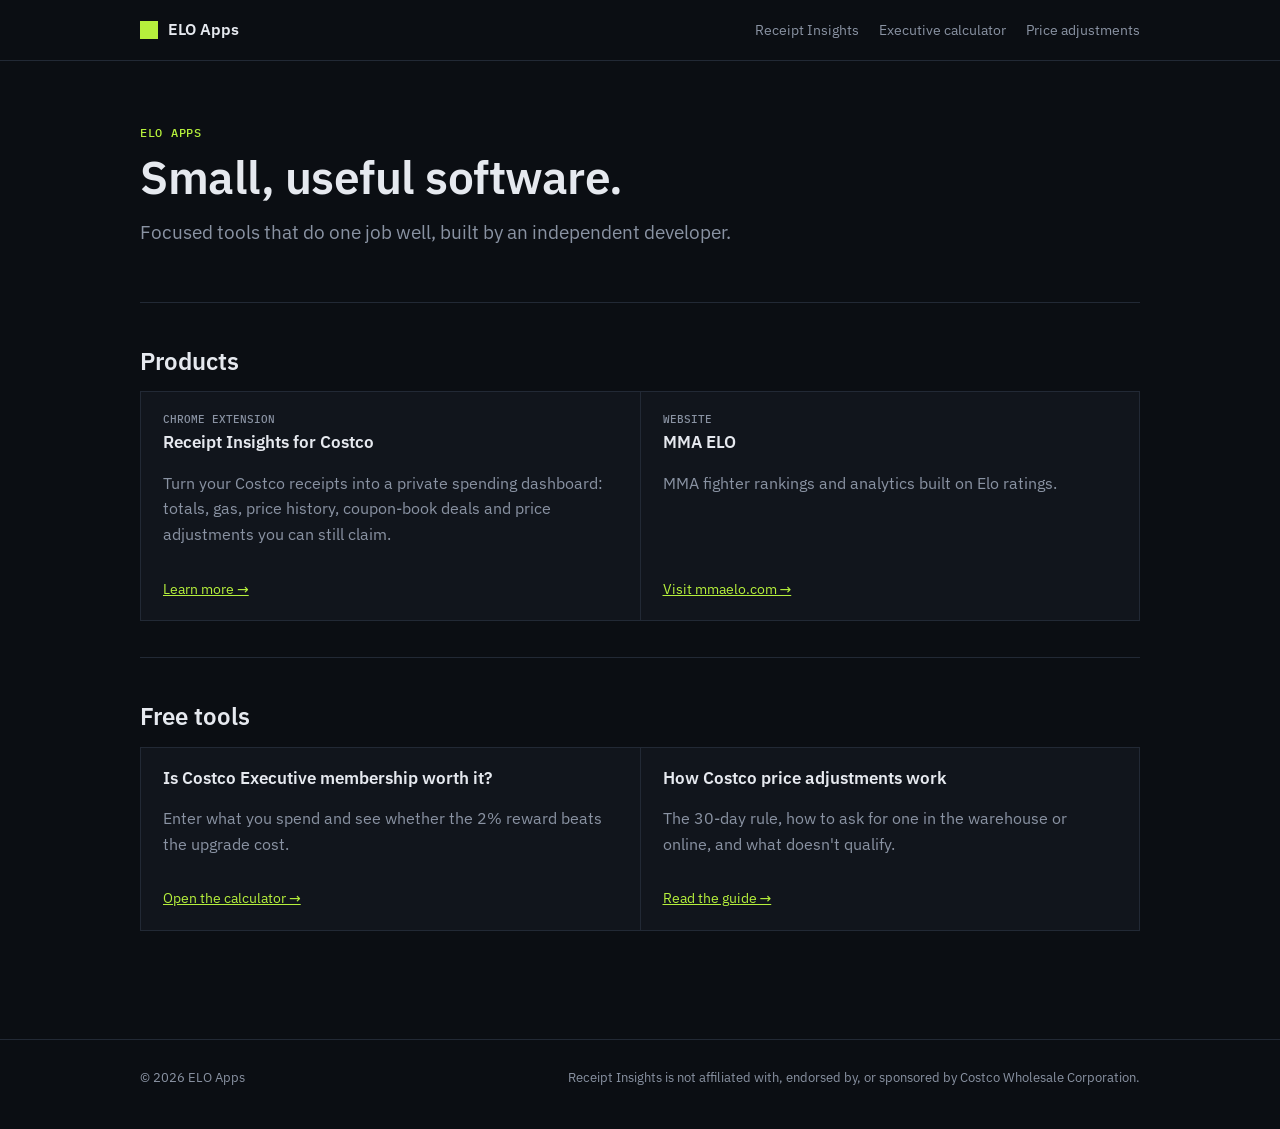
<file: index.html>
<!doctype html>
<html lang="en">
<head>
  <meta charset="utf-8">
  <meta name="viewport" content="width=device-width, initial-scale=1">
  <title>ELO Apps · Small, useful software</title>
  <meta name="description" content="ELO Apps makes small, useful software: Receipt Insights for Costco and MMA ELO.">
  <link rel="canonical" href="https://joshselby.github.io/eloapps/">
  <link rel="stylesheet" href="assets/style.css">
</head>
<body>
  <header class="site-head">
    <div class="wrap">
      <a class="brand" href="./"><span class="brand-mark" aria-hidden="true"></span>ELO Apps</a>
      <nav class="nav">
        <a href="receipt-insights/">Receipt Insights</a>
        <a href="costco-executive-membership-calculator/">Executive calculator</a>
        <a href="costco-price-adjustments/">Price adjustments</a>
      </nav>
    </div>
  </header>

  <main class="wrap">
    <section class="hero">
      <div class="eyebrow">ELO Apps</div>
      <h1>Small, useful software.</h1>
      <p class="lede">Focused tools that do one job well, built by an independent developer.</p>
    </section>

    <section class="section">
      <h2>Products</h2>
      <div class="grid two" style="margin-top:16px">
        <article class="product">
          <span class="tag">CHROME EXTENSION</span>
          <h3>Receipt Insights for Costco</h3>
          <p class="muted">Turn your Costco receipts into a private spending dashboard: totals, gas, price history, coupon-book deals and price adjustments you can still claim.</p>
          <a class="more" href="receipt-insights/">Learn more →</a>
        </article>
        <article class="product">
          <span class="tag">WEBSITE</span>
          <h3>MMA ELO</h3>
          <p class="muted">MMA fighter rankings and analytics built on Elo ratings.</p>
          <a class="more" href="https://mmaelo.com">Visit mmaelo.com →</a>
        </article>
      </div>
    </section>

    <section class="section">
      <h2>Free tools</h2>
      <div class="grid two" style="margin-top:16px">
        <article class="product">
          <h3>Is Costco Executive membership worth it?</h3>
          <p class="muted">Enter what you spend and see whether the 2% reward beats the upgrade cost.</p>
          <a class="more" href="costco-executive-membership-calculator/">Open the calculator →</a>
        </article>
        <article class="product">
          <h3>How Costco price adjustments work</h3>
          <p class="muted">The 30-day rule, how to ask for one in the warehouse or online, and what doesn't qualify.</p>
          <a class="more" href="costco-price-adjustments/">Read the guide →</a>
        </article>
      </div>
    </section>
  </main>

  <footer class="site-foot">
    <div class="wrap">
      <span>© <span data-year></span> ELO Apps</span>
      <span>Receipt Insights is not affiliated with, endorsed by, or sponsored by Costco Wholesale Corporation.</span>
    </div>
  </footer>
  <script src="assets/site.js"></script>
</body>
</html>
</file>
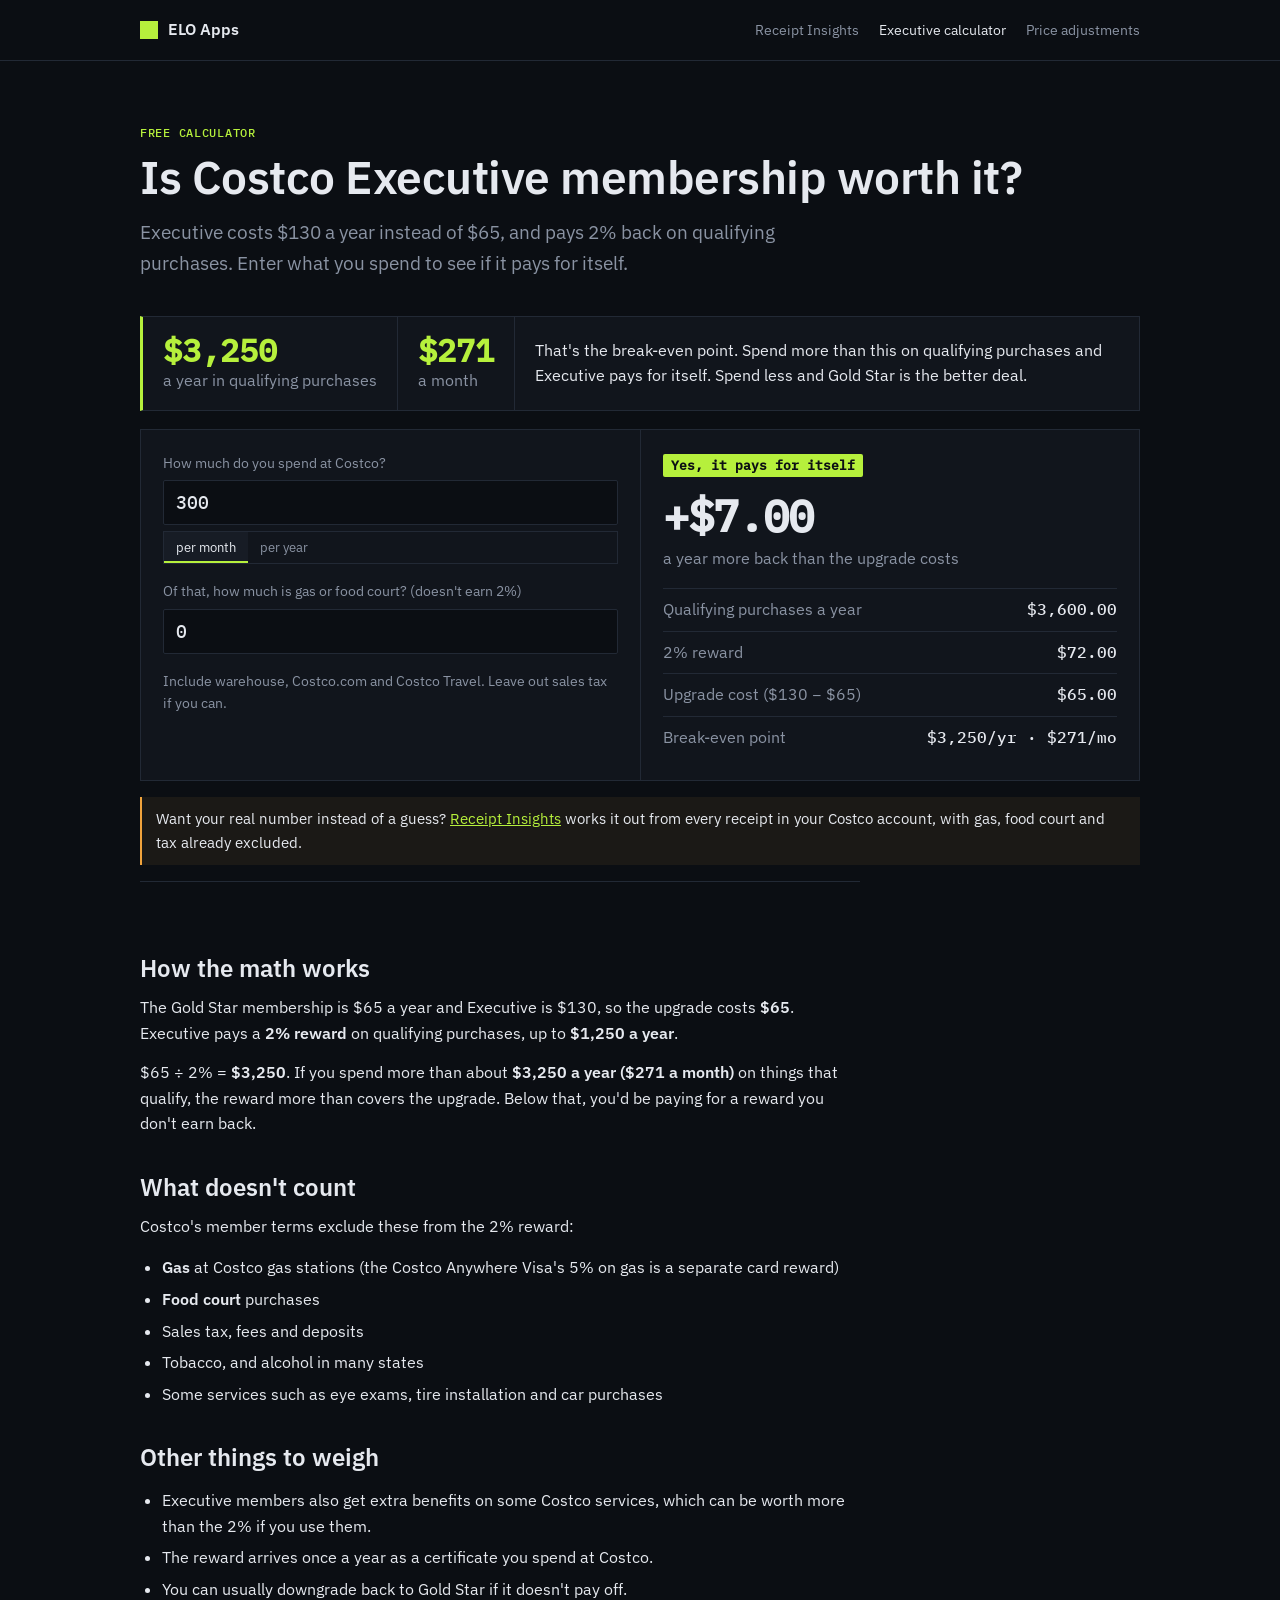
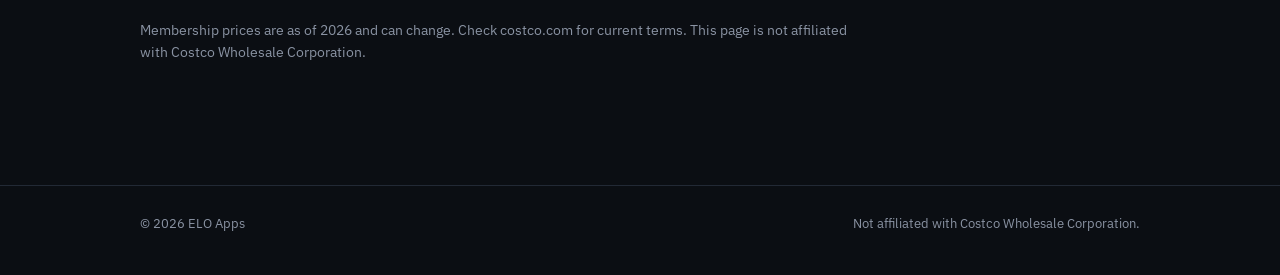
<file: costco-executive-membership-calculator/index.html>
<!doctype html>
<html lang="en">
<head>
  <meta charset="utf-8">
  <meta name="viewport" content="width=device-width, initial-scale=1">
  <title>Is Costco Executive Membership Worth It? (Calculator)</title>
  <meta name="description" content="Free calculator: enter what you spend at Costco and see whether the Executive membership's 2% reward pays for the $65 upgrade, and your break-even point.">
  <link rel="canonical" href="https://joshselby.github.io/eloapps/costco-executive-membership-calculator/">
  <meta property="og:title" content="Is Costco Executive membership worth it? Calculator">
  <meta property="og:description" content="See if the 2% reward beats the $65 upgrade, from what you actually spend.">
  <link rel="stylesheet" href="../assets/style.css">
  <script type="application/ld+json">
  {
    "@context": "https://schema.org",
    "@type": "FAQPage",
    "mainEntity": [
      { "@type": "Question", "name": "How much do I need to spend for Costco Executive membership to be worth it?",
        "acceptedAnswer": { "@type": "Answer", "text": "The Executive upgrade costs $65 more per year than Gold Star ($130 vs $65). At 2% back, you break even at $3,250 a year of qualifying purchases, about $271 a month." } },
      { "@type": "Question", "name": "What doesn't count toward the 2% Executive reward?",
        "acceptedAnswer": { "@type": "Answer", "text": "Gas, food court purchases, sales tax, fees and deposits, tobacco, alcohol in many states, and some services such as eye exams and tire installation don't earn the 2% reward." } },
      { "@type": "Question", "name": "Is there a limit on the Executive reward?",
        "acceptedAnswer": { "@type": "Answer", "text": "Yes. The 2% reward is capped at $1,250 a year." } }
    ]
  }
  </script>
</head>
<body>
  <header class="site-head">
    <div class="wrap">
      <a class="brand" href="../"><span class="brand-mark" aria-hidden="true"></span>ELO Apps</a>
      <nav class="nav">
        <a href="../receipt-insights/">Receipt Insights</a>
        <a href="./" aria-current="page">Executive calculator</a>
        <a href="../costco-price-adjustments/">Price adjustments</a>
      </nav>
    </div>
  </header>

  <main class="wrap">
    <section class="hero" style="padding-bottom:24px">
      <div class="eyebrow">Free calculator</div>
      <h1>Is Costco Executive membership worth it?</h1>
      <p class="lede">Executive costs $130 a year instead of $65, and pays 2% back on qualifying purchases. Enter what you spend to see if it pays for itself.</p>
    </section>

    <div class="breakeven">
      <div><span class="mono big-num">$3,250</span><span class="muted">a year in qualifying purchases</span></div>
      <div><span class="mono big-num">$271</span><span class="muted">a month</span></div>
      <p>That's the break-even point. Spend more than this on qualifying purchases and Executive pays for itself. Spend less and Gold Star is the better deal.</p>
    </div>

    <div class="calc">
      <div>
        <div class="field">
          <label for="spend">How much do you spend at Costco?</label>
          <input id="spend" type="number" inputmode="decimal" min="0" step="10" value="300">
          <div class="seg" role="tablist" aria-label="Per">
            <button type="button" data-per="month" class="on">per month</button>
            <button type="button" data-per="year">per year</button>
          </div>
        </div>
        <div class="field">
          <label for="gas">Of that, how much is gas or food court? (doesn't earn 2%)</label>
          <input id="gas" type="number" inputmode="decimal" min="0" step="10" value="0">
        </div>
        <p class="muted" style="font-size:14px">Include warehouse, Costco.com and Costco Travel. Leave out sales tax if you can.</p>
      </div>
      <div aria-live="polite">
        <span id="verdict" class="verdict yes"></span>
        <div class="big" id="net"></div>
        <div class="muted" id="netLabel"></div>
        <dl class="rows">
          <div><dt>Qualifying purchases a year</dt><dd id="eligible"></dd></div>
          <div><dt>2% reward</dt><dd id="reward"></dd></div>
          <div><dt>Upgrade cost ($130 − $65)</dt><dd>$65.00</dd></div>
          <div><dt>Break-even point</dt><dd>$3,250/yr · $271/mo</dd></div>
        </dl>
      </div>
    </div>

    <div class="note">Want your real number instead of a guess? <a href="../receipt-insights/">Receipt Insights</a> works it out from every receipt in your Costco account, with gas, food court and tax already excluded.</div>

    <section class="section prose">
      <h2>How the math works</h2>
      <p>The Gold Star membership is $65 a year and Executive is $130, so the upgrade costs <b>$65</b>. Executive pays a <b>2% reward</b> on qualifying purchases, up to <b>$1,250 a year</b>.</p>
      <p>$65 ÷ 2% = <b>$3,250</b>. If you spend more than about <b>$3,250 a year ($271 a month)</b> on things that qualify, the reward more than covers the upgrade. Below that, you'd be paying for a reward you don't earn back.</p>

      <h2>What doesn't count</h2>
      <p>Costco's member terms exclude these from the 2% reward:</p>
      <ul>
        <li><b>Gas</b> at Costco gas stations (the Costco Anywhere Visa's 5% on gas is a separate card reward)</li>
        <li><b>Food court</b> purchases</li>
        <li>Sales tax, fees and deposits</li>
        <li>Tobacco, and alcohol in many states</li>
        <li>Some services such as eye exams, tire installation and car purchases</li>
      </ul>

      <h2>Other things to weigh</h2>
      <ul>
        <li>Executive members also get extra benefits on some Costco services, which can be worth more than the 2% if you use them.</li>
        <li>The reward arrives once a year as a certificate you spend at Costco.</li>
        <li>You can usually downgrade back to Gold Star if it doesn't pay off.</li>
      </ul>
      <p class="muted" style="font-size:14px">Membership prices are as of 2026 and can change. Check costco.com for current terms. This page is not affiliated with Costco Wholesale Corporation.</p>
    </section>
  </main>

  <footer class="site-foot">
    <div class="wrap">
      <span>© <span data-year></span> ELO Apps</span>
      <span>Not affiliated with Costco Wholesale Corporation.</span>
    </div>
  </footer>
  <script src="../assets/site.js"></script>
  <script src="calc.js"></script>
</body>
</html>
</file>
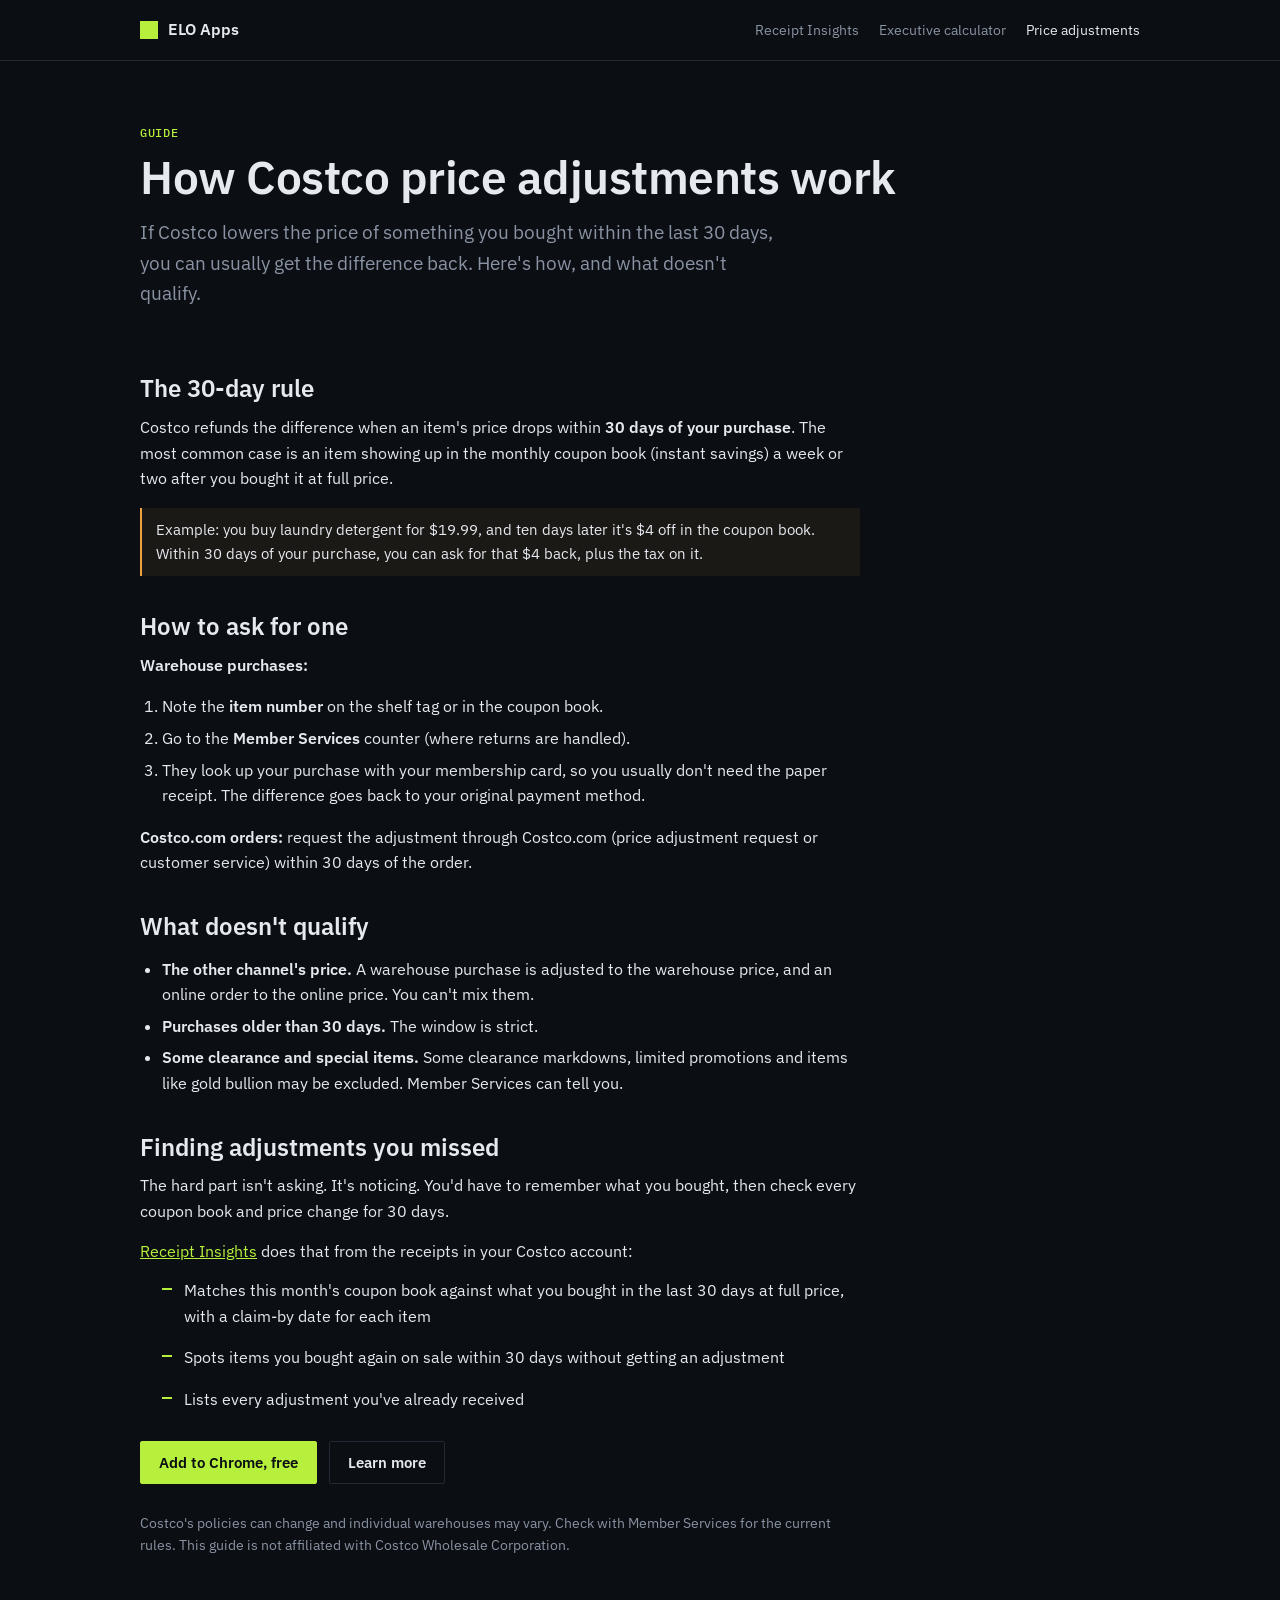
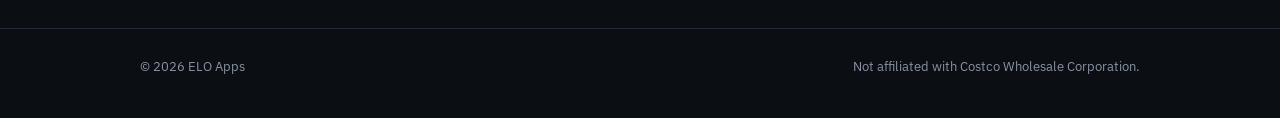
<file: costco-price-adjustments/index.html>
<!doctype html>
<html lang="en">
<head>
  <meta charset="utf-8">
  <meta name="viewport" content="width=device-width, initial-scale=1">
  <title>Costco Price Adjustments: How the 30-Day Rule Works</title>
  <meta name="description" content="How to get a Costco price adjustment: the 30-day rule, how to ask in the warehouse or on Costco.com, what doesn't qualify, and how to find adjustments you missed.">
  <link rel="canonical" href="https://joshselby.github.io/eloapps/costco-price-adjustments/">
  <meta property="og:title" content="How Costco price adjustments work">
  <meta property="og:description" content="The 30-day rule, how to ask, and what doesn't qualify.">
  <link rel="stylesheet" href="../assets/style.css">
  <script type="application/ld+json">
  {
    "@context": "https://schema.org",
    "@type": "FAQPage",
    "mainEntity": [
      { "@type": "Question", "name": "How long do I have to get a Costco price adjustment?",
        "acceptedAnswer": { "@type": "Answer", "text": "30 days from the date you bought the item. If Costco lowers the price within that window, you can ask for the difference back." } },
      { "@type": "Question", "name": "How do I get a price adjustment for something I bought in the warehouse?",
        "acceptedAnswer": { "@type": "Answer", "text": "Go to the Member Services counter with the item number. They can look up the purchase with your membership card, so you usually don't need the paper receipt." } },
      { "@type": "Question", "name": "How do I get a price adjustment for a Costco.com order?",
        "acceptedAnswer": { "@type": "Answer", "text": "Use the price adjustment request on Costco.com or contact Costco customer service within 30 days of the order." } },
      { "@type": "Question", "name": "Can I get a warehouse price adjustment for an online sale?",
        "acceptedAnswer": { "@type": "Answer", "text": "No. Adjustments only apply within the same channel: warehouse purchases are adjusted to warehouse prices and Costco.com orders to Costco.com prices." } }
    ]
  }
  </script>
</head>
<body>
  <header class="site-head">
    <div class="wrap">
      <a class="brand" href="../"><span class="brand-mark" aria-hidden="true"></span>ELO Apps</a>
      <nav class="nav">
        <a href="../receipt-insights/">Receipt Insights</a>
        <a href="../costco-executive-membership-calculator/">Executive calculator</a>
        <a href="./" aria-current="page">Price adjustments</a>
      </nav>
    </div>
  </header>

  <main class="wrap">
    <section class="hero" style="padding-bottom:16px">
      <div class="eyebrow">Guide</div>
      <h1>How Costco price adjustments work</h1>
      <p class="lede">If Costco lowers the price of something you bought within the last 30 days, you can usually get the difference back. Here's how, and what doesn't qualify.</p>
    </section>

    <article class="prose">
      <h2>The 30-day rule</h2>
      <p>Costco refunds the difference when an item's price drops within <b>30 days of your purchase</b>. The most common case is an item showing up in the monthly coupon book (instant savings) a week or two after you bought it at full price.</p>
      <div class="note">Example: you buy laundry detergent for $19.99, and ten days later it's $4 off in the coupon book. Within 30 days of your purchase, you can ask for that $4 back, plus the tax on it.</div>

      <h2>How to ask for one</h2>
      <p><b>Warehouse purchases:</b></p>
      <ol>
        <li>Note the <b>item number</b> on the shelf tag or in the coupon book.</li>
        <li>Go to the <b>Member Services</b> counter (where returns are handled).</li>
        <li>They look up your purchase with your membership card, so you usually don't need the paper receipt. The difference goes back to your original payment method.</li>
      </ol>
      <p><b>Costco.com orders:</b> request the adjustment through Costco.com (price adjustment request or customer service) within 30 days of the order.</p>

      <h2>What doesn't qualify</h2>
      <ul>
        <li><b>The other channel's price.</b> A warehouse purchase is adjusted to the warehouse price, and an online order to the online price. You can't mix them.</li>
        <li><b>Purchases older than 30 days.</b> The window is strict.</li>
        <li><b>Some clearance and special items.</b> Some clearance markdowns, limited promotions and items like gold bullion may be excluded. Member Services can tell you.</li>
      </ul>

      <h2>Finding adjustments you missed</h2>
      <p>The hard part isn't asking. It's noticing. You'd have to remember what you bought, then check every coupon book and price change for 30 days.</p>
      <p><a href="../receipt-insights/">Receipt Insights</a> does that from the receipts in your Costco account:</p>
      <ul class="ticks">
        <li>Matches this month's coupon book against what you bought in the last 30 days at full price, with a claim-by date for each item</li>
        <li>Spots items you bought again on sale within 30 days without getting an adjustment</li>
        <li>Lists every adjustment you've already received</li>
      </ul>
      <div class="actions"><a class="btn" data-store-link href="#">Add to Chrome, free</a><a class="btn secondary" href="../receipt-insights/">Learn more</a></div>

      <p class="muted" style="font-size:14px;margin-top:28px">Costco's policies can change and individual warehouses may vary. Check with Member Services for the current rules. This guide is not affiliated with Costco Wholesale Corporation.</p>
    </article>
  </main>

  <footer class="site-foot">
    <div class="wrap">
      <span>© <span data-year></span> ELO Apps</span>
      <span>Not affiliated with Costco Wholesale Corporation.</span>
    </div>
  </footer>
  <script src="../assets/site.js"></script>
</body>
</html>
</file>
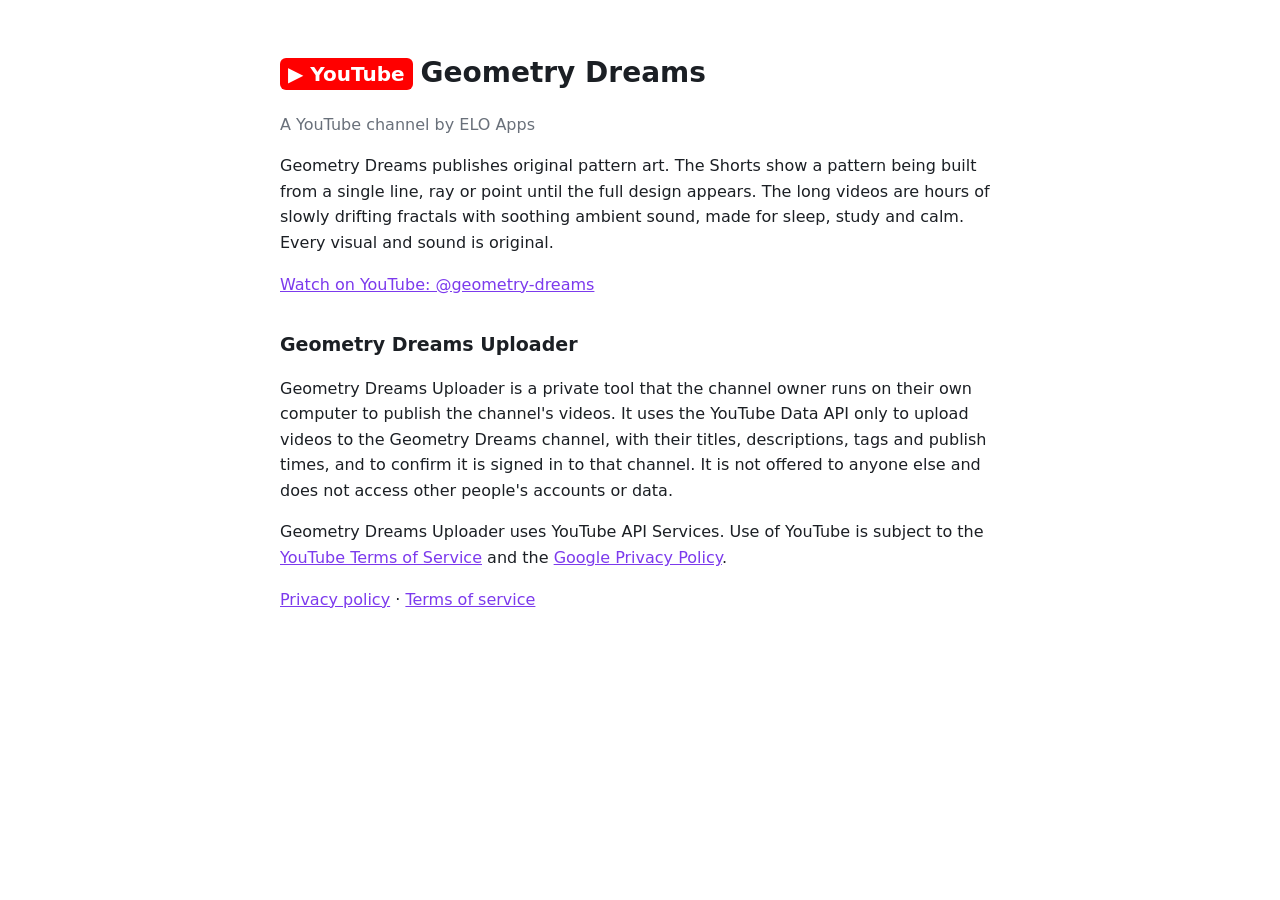
<file: geometry-dreams/index.html>
<!doctype html>
<html lang="en">
<head>
<meta charset="utf-8">
<meta name="viewport" content="width=device-width, initial-scale=1">
<title>Geometry Dreams</title>
<meta name="description" content="Geometry Dreams is a YouTube channel of original pattern art: Shorts that build a pattern from a single line, and hours-long ambient videos for sleep and focus.">
<style>
  :root { color-scheme: light dark; --bg: #fff; --text: #1b1f24; --muted: #69707a; --accent: #7c3aed; }
  @media (prefers-color-scheme: dark) { :root { --bg: #0e0d14; --text: #e8e6f0; --muted: #9a96ab; --accent: #b79cff; } }
  body { background: var(--bg); color: var(--text); font: 16px/1.6 system-ui, "Segoe UI", sans-serif; max-width: 720px; margin: 0 auto; padding: 32px 16px 64px; }
  h1 { font-size: 28px; margin-bottom: 4px; }
  h2 { font-size: 19px; margin-top: 32px; }
  .muted { color: var(--muted); }
  a { color: var(--accent); }
</style>
</head>
<body>
<h1><span style="display:inline-block;background:#ff0000;color:#fff;border-radius:6px;padding:0 8px;margin-right:8px;font-size:20px;vertical-align:middle">&#9654; YouTube</span>Geometry Dreams</h1>
<p class="muted">A YouTube channel by ELO Apps</p>

<p>Geometry Dreams publishes original pattern art. The Shorts show a pattern being built from a single line, ray or point until the full design appears. The long videos are hours of slowly drifting fractals with soothing ambient sound, made for sleep, study and calm. Every visual and sound is original.</p>
<p><a href="https://www.youtube.com/@geometry-dreams">Watch on YouTube: @geometry-dreams</a></p>

<h2>Geometry Dreams Uploader</h2>
<p>Geometry Dreams Uploader is a private tool that the channel owner runs on their own computer to publish the channel's videos. It uses the YouTube Data API only to upload videos to the Geometry Dreams channel, with their titles, descriptions, tags and publish times, and to confirm it is signed in to that channel. It is not offered to anyone else and does not access other people's accounts or data.</p>
<p>Geometry Dreams Uploader uses YouTube API Services. Use of YouTube is subject to the <a href="https://www.youtube.com/t/terms">YouTube Terms of Service</a> and the <a href="https://policies.google.com/privacy">Google Privacy Policy</a>.</p>
<p><a href="privacy/">Privacy policy</a> &middot; <a href="terms/">Terms of service</a></p>
</body>
</html>
</file>
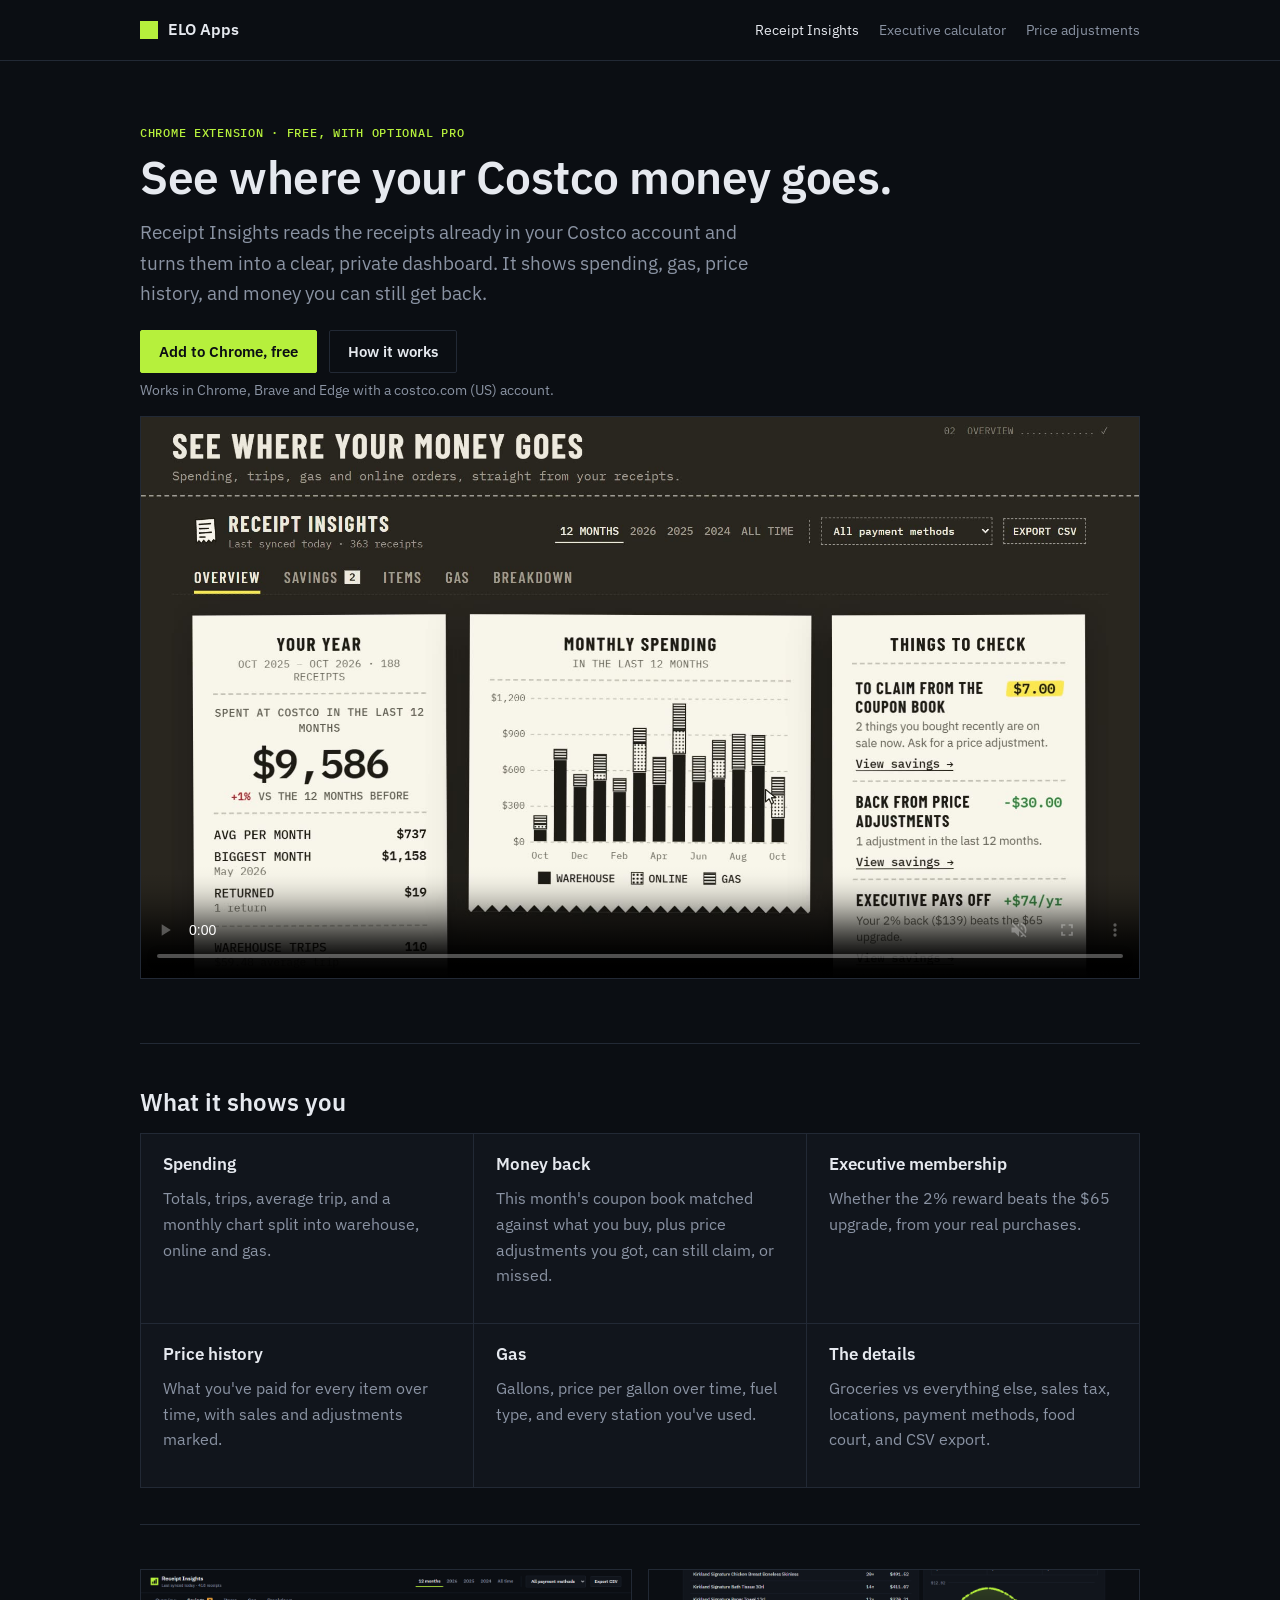
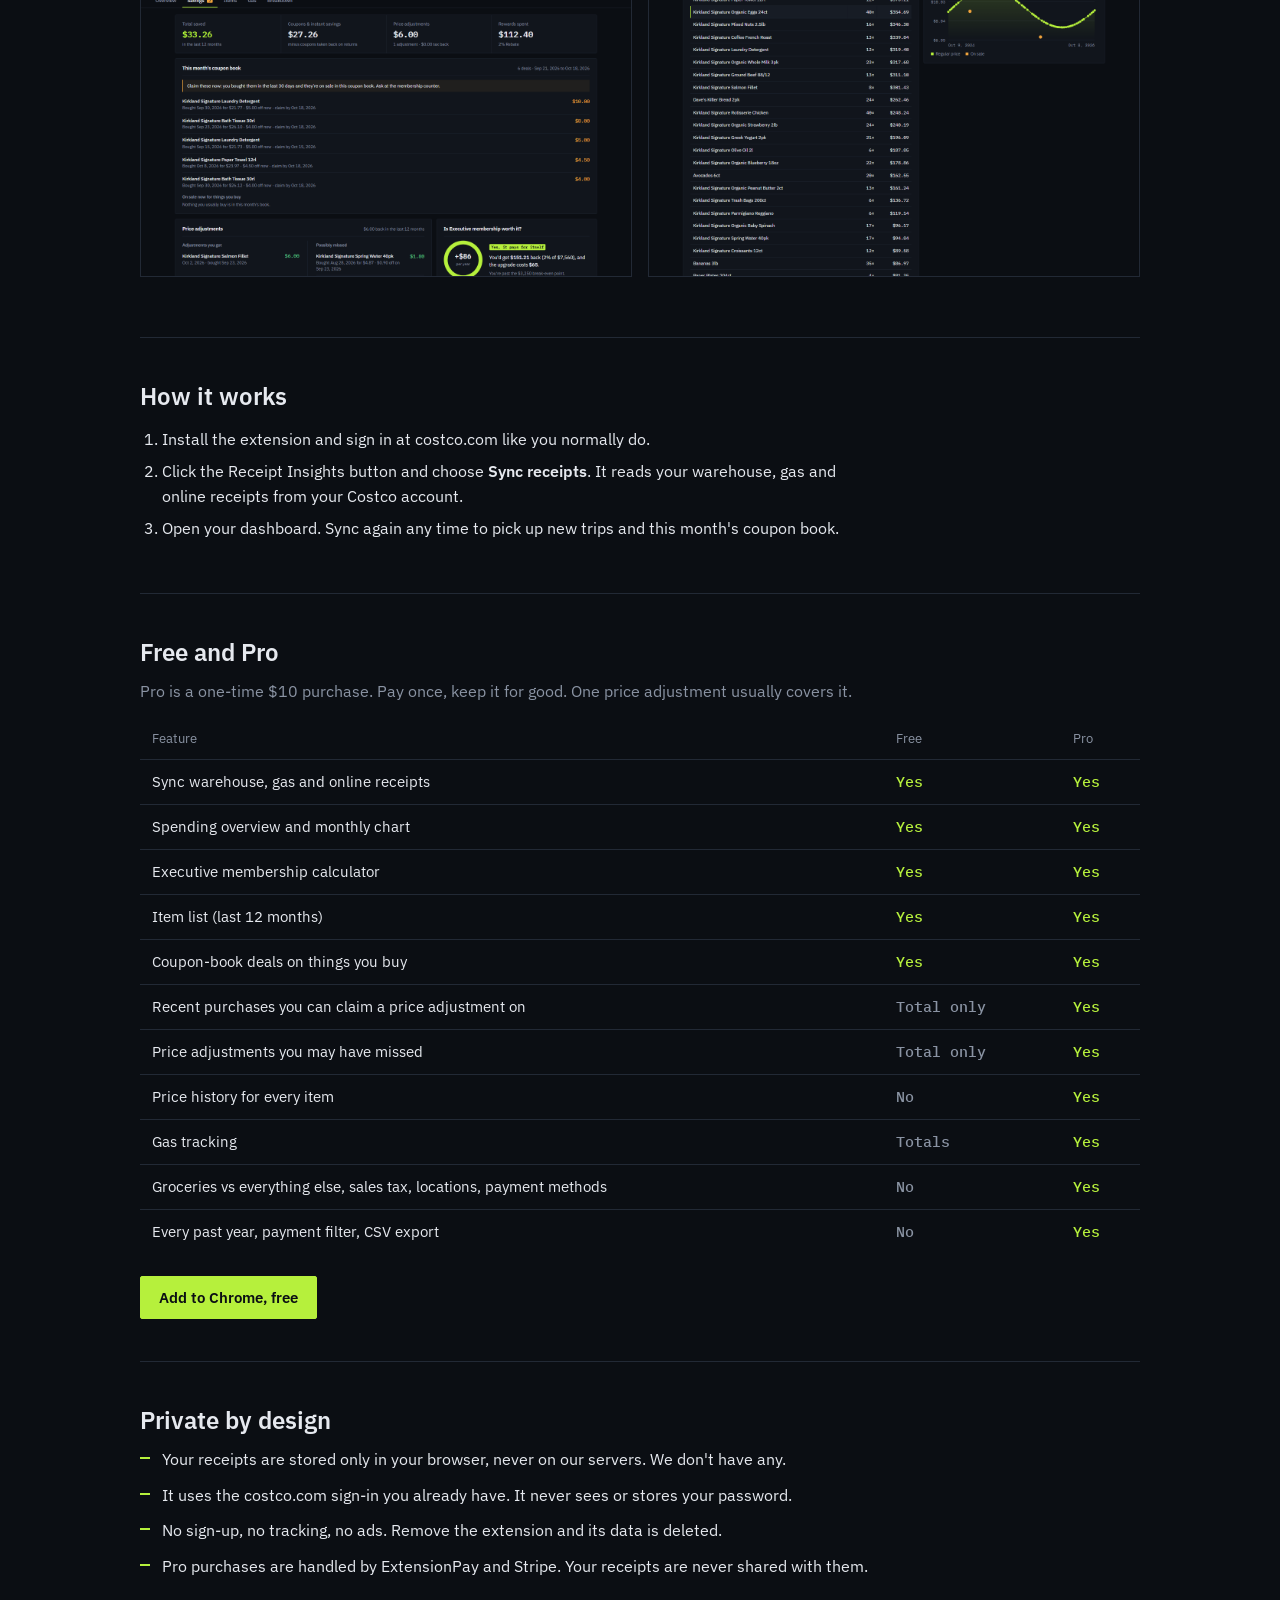
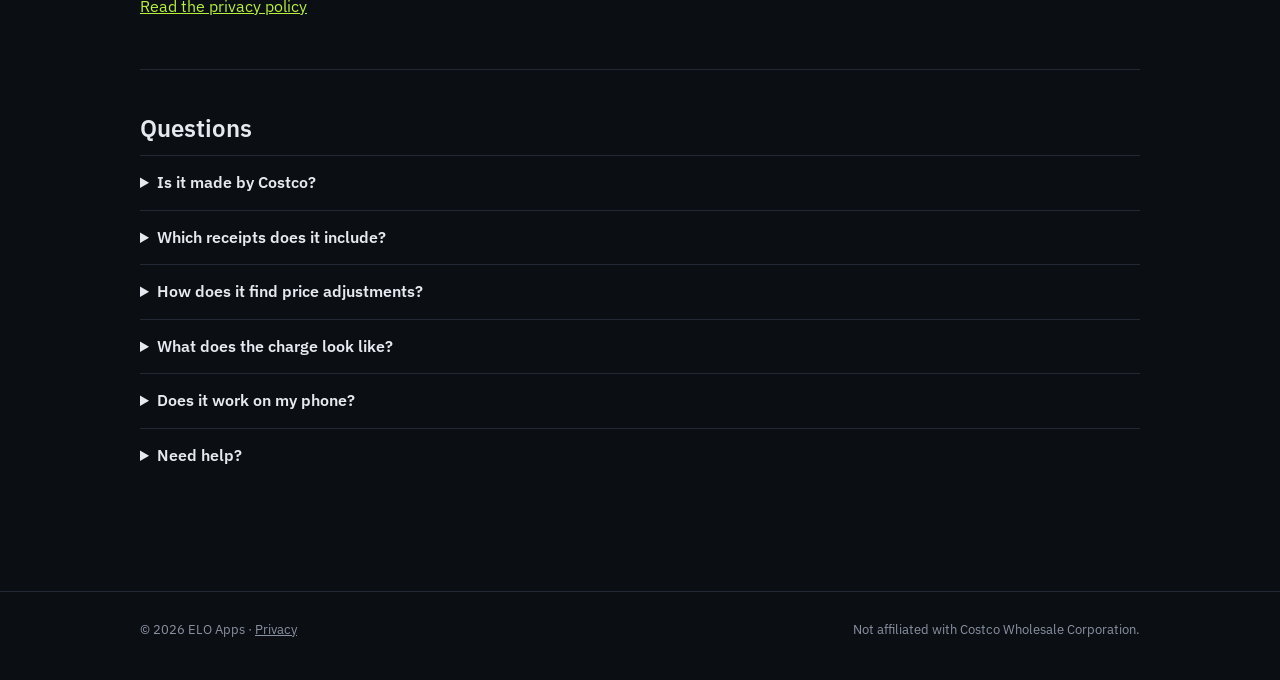
<file: receipt-insights/index.html>
<!doctype html>
<html lang="en">
<head>
  <meta charset="utf-8">
  <meta name="viewport" content="width=device-width, initial-scale=1">
  <title>Receipt Insights for Costco · See where your Costco money goes</title>
  <meta name="description" content="A private Chrome extension that turns your Costco receipts into a spending dashboard: totals, gas, price history, coupon-book deals and price adjustments you can still claim.">
  <link rel="canonical" href="https://joshselby.github.io/eloapps/receipt-insights/">
  <meta property="og:title" content="Receipt Insights for Costco">
  <meta property="og:description" content="Turn your Costco receipts into a private spending dashboard.">
  <meta property="og:image" content="https://joshselby.github.io/eloapps/assets/img/dash-overview.png">
  <link rel="icon" href="../assets/img/ri-icon.png">
  <link rel="stylesheet" href="../assets/style.css">
  <script type="application/ld+json">
  {
    "@context": "https://schema.org",
    "@type": "SoftwareApplication",
    "name": "Receipt Insights for Costco",
    "applicationCategory": "BrowserApplication",
    "operatingSystem": "Chrome, Brave, Edge",
    "offers": [
      { "@type": "Offer", "price": "0", "priceCurrency": "USD", "name": "Free" },
      { "@type": "Offer", "price": "10", "priceCurrency": "USD", "name": "Pro (one-time)" }
    ],
    "publisher": { "@type": "Organization", "name": "ELO Apps" }
  }
  </script>
</head>
<body>
  <header class="site-head">
    <div class="wrap">
      <a class="brand" href="../"><span class="brand-mark" aria-hidden="true"></span>ELO Apps</a>
      <nav class="nav">
        <a href="./" aria-current="page">Receipt Insights</a>
        <a href="../costco-executive-membership-calculator/">Executive calculator</a>
        <a href="../costco-price-adjustments/">Price adjustments</a>
      </nav>
    </div>
  </header>

  <main class="wrap">
    <section class="hero">
      <div class="eyebrow">Chrome extension · Free, with optional Pro</div>
      <h1>See where your Costco money goes.</h1>
      <p class="lede">Receipt Insights reads the receipts already in your Costco account and turns them into a clear, private dashboard. It shows spending, gas, price history, and money you can still get back.</p>
      <div class="actions">
        <a class="btn" data-store-link href="#">Add to Chrome, free</a>
        <a class="btn secondary" href="#how">How it works</a>
      </div>
      <p class="muted" style="font-size:14px">Works in Chrome, Brave and Edge with a costco.com (US) account.</p>
      <video class="shot" src="../assets/video/receipt-insights-promo.mp4" poster="../assets/video/promo-poster.jpg" width="1920" height="1080" controls muted playsinline preload="metadata" aria-label="50-second walkthrough of the Receipt Insights dashboard"></video>
    </section>

    <section class="section">
      <h2>What it shows you</h2>
      <div class="grid three" style="margin-top:16px">
        <div><h3>Spending</h3><p class="muted">Totals, trips, average trip, and a monthly chart split into warehouse, online and gas.</p></div>
        <div><h3>Money back</h3><p class="muted">This month's coupon book matched against what you buy, plus price adjustments you got, can still claim, or missed.</p></div>
        <div><h3>Executive membership</h3><p class="muted">Whether the 2% reward beats the $65 upgrade, from your real purchases.</p></div>
        <div><h3>Price history</h3><p class="muted">What you've paid for every item over time, with sales and adjustments marked.</p></div>
        <div><h3>Gas</h3><p class="muted">Gallons, price per gallon over time, fuel type, and every station you've used.</p></div>
        <div><h3>The details</h3><p class="muted">Groceries vs everything else, sales tax, locations, payment methods, food court, and CSV export.</p></div>
      </div>
    </section>

    <section class="section">
      <div class="shots">
        <img class="shot" src="../assets/img/dash-savings.png" alt="Savings tab with this month's coupon book and price adjustments" loading="lazy" width="1280" height="800">
        <img class="shot" src="../assets/img/dash-items.png" alt="Item list and price history chart" loading="lazy" width="1280" height="800">
      </div>
    </section>

    <section class="section" id="how">
      <h2>How it works</h2>
      <ol class="prose" style="padding-left:22px">
        <li>Install the extension and sign in at costco.com like you normally do.</li>
        <li>Click the Receipt Insights button and choose <b>Sync receipts</b>. It reads your warehouse, gas and online receipts from your Costco account.</li>
        <li>Open your dashboard. Sync again any time to pick up new trips and this month's coupon book.</li>
      </ol>
    </section>

    <section class="section">
      <h2>Free and Pro</h2>
      <p class="muted">Pro is a one-time $10 purchase. Pay once, keep it for good. One price adjustment usually covers it.</p>
      <table class="plans">
        <thead><tr><th>Feature</th><th>Free</th><th>Pro</th></tr></thead>
        <tbody>
          <tr><td>Sync warehouse, gas and online receipts</td><td class="yes">Yes</td><td class="yes">Yes</td></tr>
          <tr><td>Spending overview and monthly chart</td><td class="yes">Yes</td><td class="yes">Yes</td></tr>
          <tr><td>Executive membership calculator</td><td class="yes">Yes</td><td class="yes">Yes</td></tr>
          <tr><td>Item list (last 12 months)</td><td class="yes">Yes</td><td class="yes">Yes</td></tr>
          <tr><td>Coupon-book deals on things you buy</td><td class="yes">Yes</td><td class="yes">Yes</td></tr>
          <tr><td>Recent purchases you can claim a price adjustment on</td><td class="no">Total only</td><td class="yes">Yes</td></tr>
          <tr><td>Price adjustments you may have missed</td><td class="no">Total only</td><td class="yes">Yes</td></tr>
          <tr><td>Price history for every item</td><td class="no">No</td><td class="yes">Yes</td></tr>
          <tr><td>Gas tracking</td><td class="no">Totals</td><td class="yes">Yes</td></tr>
          <tr><td>Groceries vs everything else, sales tax, locations, payment methods</td><td class="no">No</td><td class="yes">Yes</td></tr>
          <tr><td>Every past year, payment filter, CSV export</td><td class="no">No</td><td class="yes">Yes</td></tr>
        </tbody>
      </table>
      <div class="actions"><a class="btn" data-store-link href="#">Add to Chrome, free</a></div>
    </section>

    <section class="section">
      <h2>Private by design</h2>
      <ul class="ticks">
        <li>Your receipts are stored only in your browser, never on our servers. We don't have any.</li>
        <li>It uses the costco.com sign-in you already have. It never sees or stores your password.</li>
        <li>No sign-up, no tracking, no ads. Remove the extension and its data is deleted.</li>
        <li>Pro purchases are handled by ExtensionPay and Stripe. Your receipts are never shared with them.</li>
      </ul>
      <p style="margin-top:14px"><a href="https://joshselby.github.io/receipt-insights-privacy/">Read the privacy policy</a></p>
    </section>

    <section class="section">
      <h2>Questions</h2>
      <details><summary>Is it made by Costco?</summary><p>No. Receipt Insights is an independent product and isn't affiliated with, endorsed by, or sponsored by Costco Wholesale Corporation.</p></details>
      <details><summary>Which receipts does it include?</summary><p>In-warehouse receipts, gas station receipts and costco.com orders, as far back as Costco keeps them in your account. Food court and pharmacy purchases show up only if your membership card was scanned.</p></details>
      <details><summary>How does it find price adjustments?</summary><p>It reads Costco's current coupon book and compares it with what you bought in the last 30 days at full price. It also spots times you bought something again on sale within 30 days without getting an adjustment.</p></details>
      <details><summary>What does the charge look like?</summary><p>Pro is a one-time $10 charge through Stripe. It appears as "ELO APPS" on your card statement.</p></details>
      <details><summary>Does it work on my phone?</summary><p>Not yet. It's a desktop browser extension for Chrome, Brave and Edge.</p></details>
      <details><summary>Need help?</summary><p><a href="https://github.com/JoshSelby/receipt-insights-privacy/issues">Open an issue on GitHub</a> and we'll get back to you.</p></details>
    </section>
  </main>

  <footer class="site-foot">
    <div class="wrap">
      <span>© <span data-year></span> ELO Apps · <a href="https://joshselby.github.io/receipt-insights-privacy/">Privacy</a></span>
      <span>Not affiliated with Costco Wholesale Corporation.</span>
    </div>
  </footer>
  <script src="../assets/site.js"></script>
</body>
</html>
</file>
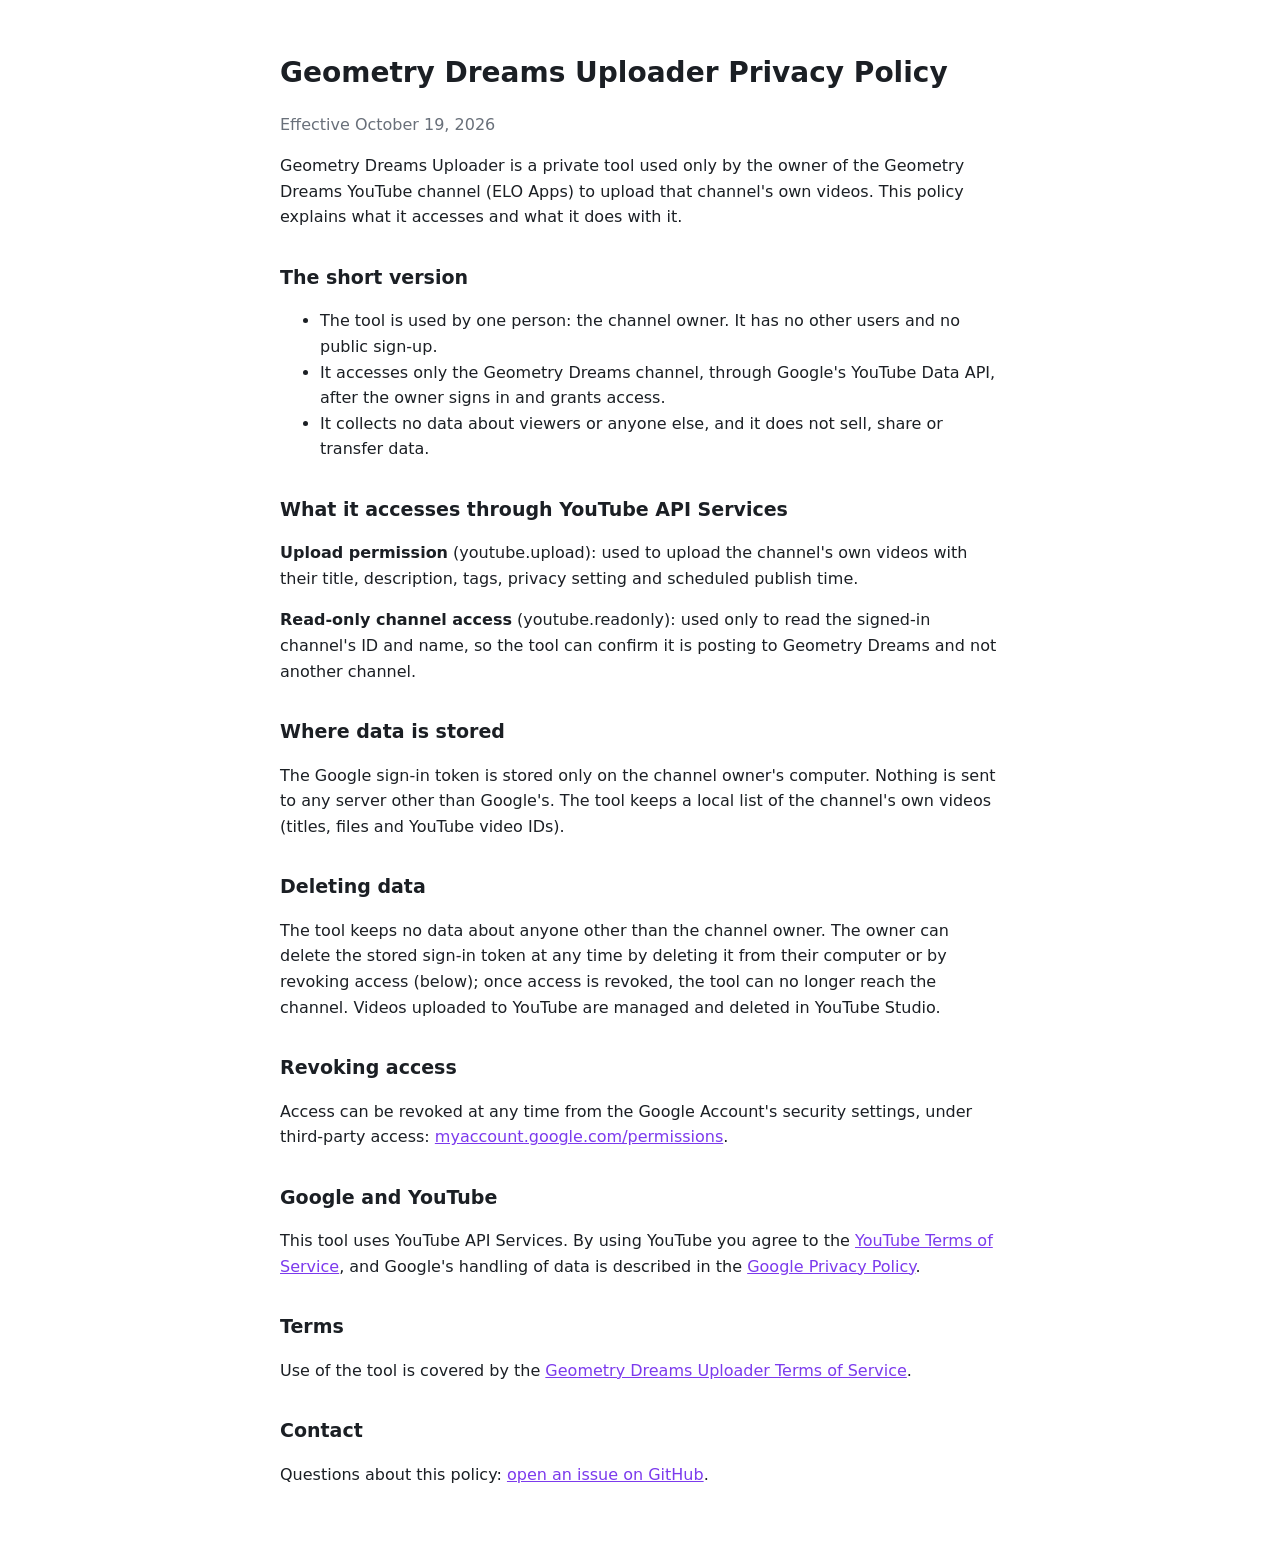
<file: geometry-dreams/privacy/index.html>
<!doctype html>
<html lang="en">
<head>
<meta charset="utf-8">
<meta name="viewport" content="width=device-width, initial-scale=1">
<title>Geometry Dreams Uploader Privacy Policy</title>
<style>
  :root { color-scheme: light dark; --bg: #fff; --text: #1b1f24; --muted: #69707a; --accent: #7c3aed; }
  @media (prefers-color-scheme: dark) { :root { --bg: #0e0d14; --text: #e8e6f0; --muted: #9a96ab; --accent: #b79cff; } }
  body { background: var(--bg); color: var(--text); font: 16px/1.6 system-ui, "Segoe UI", sans-serif; max-width: 720px; margin: 0 auto; padding: 32px 16px 64px; }
  h1 { font-size: 28px; margin-bottom: 4px; }
  h2 { font-size: 19px; margin-top: 32px; }
  .muted { color: var(--muted); }
  a { color: var(--accent); }
</style>
</head>
<body>
<h1>Geometry Dreams Uploader Privacy Policy</h1>
<p class="muted">Effective October 19, 2026</p>

<p>Geometry Dreams Uploader is a private tool used only by the owner of the Geometry Dreams YouTube channel (ELO Apps) to upload that channel's own videos. This policy explains what it accesses and what it does with it.</p>

<h2>The short version</h2>
<ul>
  <li>The tool is used by one person: the channel owner. It has no other users and no public sign-up.</li>
  <li>It accesses only the Geometry Dreams channel, through Google's YouTube Data API, after the owner signs in and grants access.</li>
  <li>It collects no data about viewers or anyone else, and it does not sell, share or transfer data.</li>
</ul>

<h2>What it accesses through YouTube API Services</h2>
<p><strong>Upload permission</strong> (youtube.upload): used to upload the channel's own videos with their title, description, tags, privacy setting and scheduled publish time.</p>
<p><strong>Read-only channel access</strong> (youtube.readonly): used only to read the signed-in channel's ID and name, so the tool can confirm it is posting to Geometry Dreams and not another channel.</p>

<h2>Where data is stored</h2>
<p>The Google sign-in token is stored only on the channel owner's computer. Nothing is sent to any server other than Google's. The tool keeps a local list of the channel's own videos (titles, files and YouTube video IDs).</p>

<h2>Deleting data</h2>
<p>The tool keeps no data about anyone other than the channel owner. The owner can delete the stored sign-in token at any time by deleting it from their computer or by revoking access (below); once access is revoked, the tool can no longer reach the channel. Videos uploaded to YouTube are managed and deleted in YouTube Studio.</p>

<h2>Revoking access</h2>
<p>Access can be revoked at any time from the Google Account's security settings, under third-party access: <a href="https://myaccount.google.com/permissions">myaccount.google.com/permissions</a>.</p>

<h2>Google and YouTube</h2>
<p>This tool uses YouTube API Services. By using YouTube you agree to the <a href="https://www.youtube.com/t/terms">YouTube Terms of Service</a>, and Google's handling of data is described in the <a href="https://policies.google.com/privacy">Google Privacy Policy</a>.</p>

<h2>Terms</h2>
<p>Use of the tool is covered by the <a href="../terms/">Geometry Dreams Uploader Terms of Service</a>.</p>

<h2>Contact</h2>
<p>Questions about this policy: <a href="https://github.com/JoshSelby/eloapps/issues">open an issue on GitHub</a>.</p>
</body>
</html>
</file>
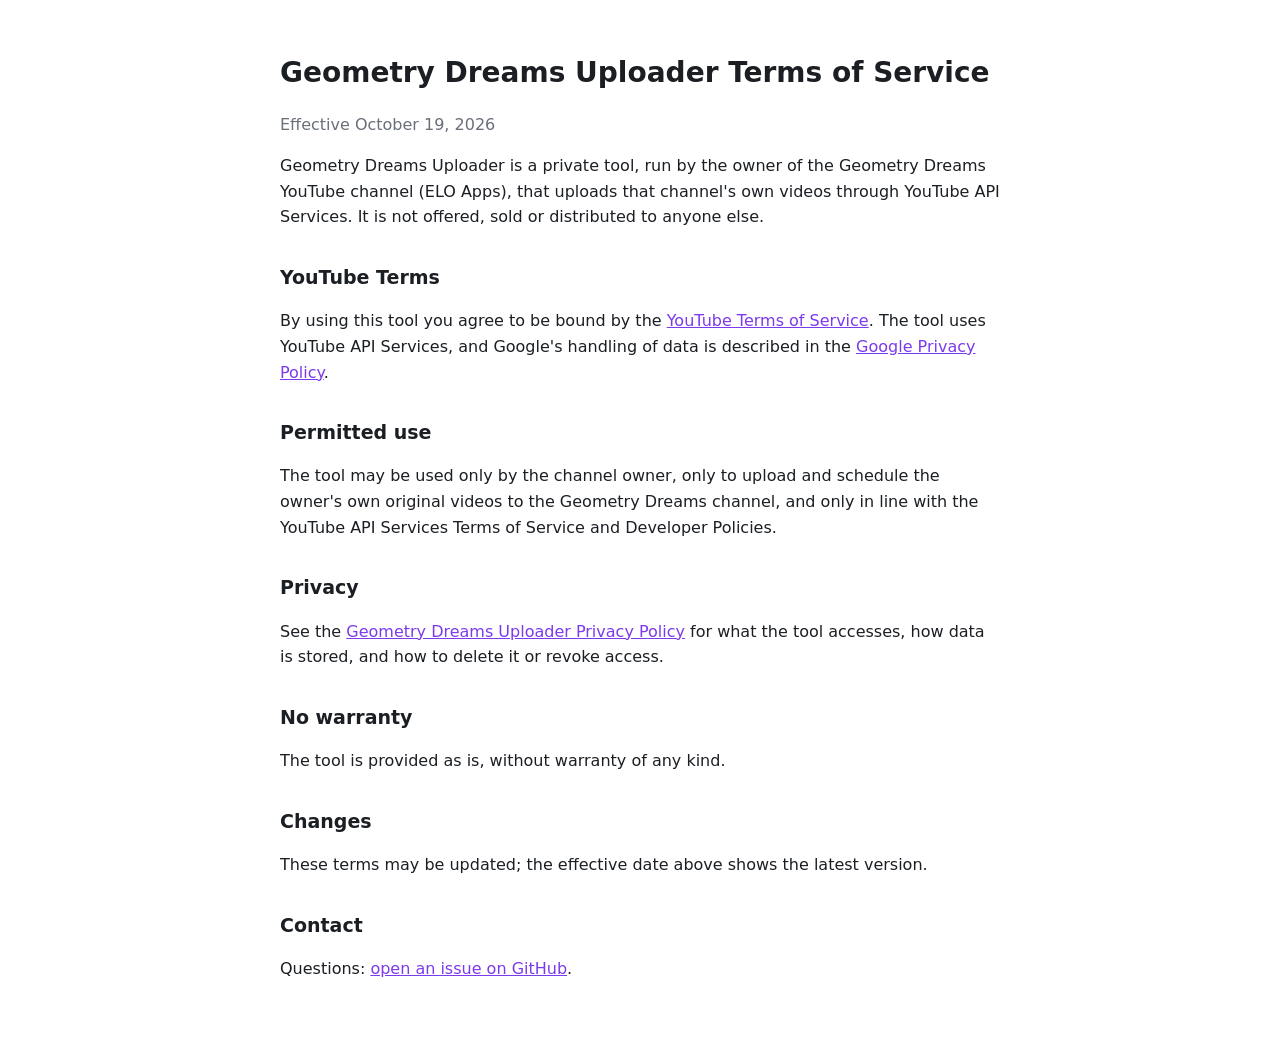
<file: geometry-dreams/terms/index.html>
<!doctype html>
<html lang="en">
<head>
<meta charset="utf-8">
<meta name="viewport" content="width=device-width, initial-scale=1">
<title>Geometry Dreams Uploader Terms of Service</title>
<style>
  :root { color-scheme: light dark; --bg: #fff; --text: #1b1f24; --muted: #69707a; --accent: #7c3aed; }
  @media (prefers-color-scheme: dark) { :root { --bg: #0e0d14; --text: #e8e6f0; --muted: #9a96ab; --accent: #b79cff; } }
  body { background: var(--bg); color: var(--text); font: 16px/1.6 system-ui, "Segoe UI", sans-serif; max-width: 720px; margin: 0 auto; padding: 32px 16px 64px; }
  h1 { font-size: 28px; margin-bottom: 4px; }
  h2 { font-size: 19px; margin-top: 32px; }
  .muted { color: var(--muted); }
  a { color: var(--accent); }
</style>
</head>
<body>
<h1>Geometry Dreams Uploader Terms of Service</h1>
<p class="muted">Effective October 19, 2026</p>

<p>Geometry Dreams Uploader is a private tool, run by the owner of the Geometry Dreams YouTube channel (ELO Apps), that uploads that channel's own videos through YouTube API Services. It is not offered, sold or distributed to anyone else.</p>

<h2>YouTube Terms</h2>
<p>By using this tool you agree to be bound by the <a href="https://www.youtube.com/t/terms">YouTube Terms of Service</a>. The tool uses YouTube API Services, and Google's handling of data is described in the <a href="https://policies.google.com/privacy">Google Privacy Policy</a>.</p>

<h2>Permitted use</h2>
<p>The tool may be used only by the channel owner, only to upload and schedule the owner's own original videos to the Geometry Dreams channel, and only in line with the YouTube API Services Terms of Service and Developer Policies.</p>

<h2>Privacy</h2>
<p>See the <a href="../privacy/">Geometry Dreams Uploader Privacy Policy</a> for what the tool accesses, how data is stored, and how to delete it or revoke access.</p>

<h2>No warranty</h2>
<p>The tool is provided as is, without warranty of any kind.</p>

<h2>Changes</h2>
<p>These terms may be updated; the effective date above shows the latest version.</p>

<h2>Contact</h2>
<p>Questions: <a href="https://github.com/JoshSelby/eloapps/issues">open an issue on GitHub</a>.</p>
</body>
</html>
</file>
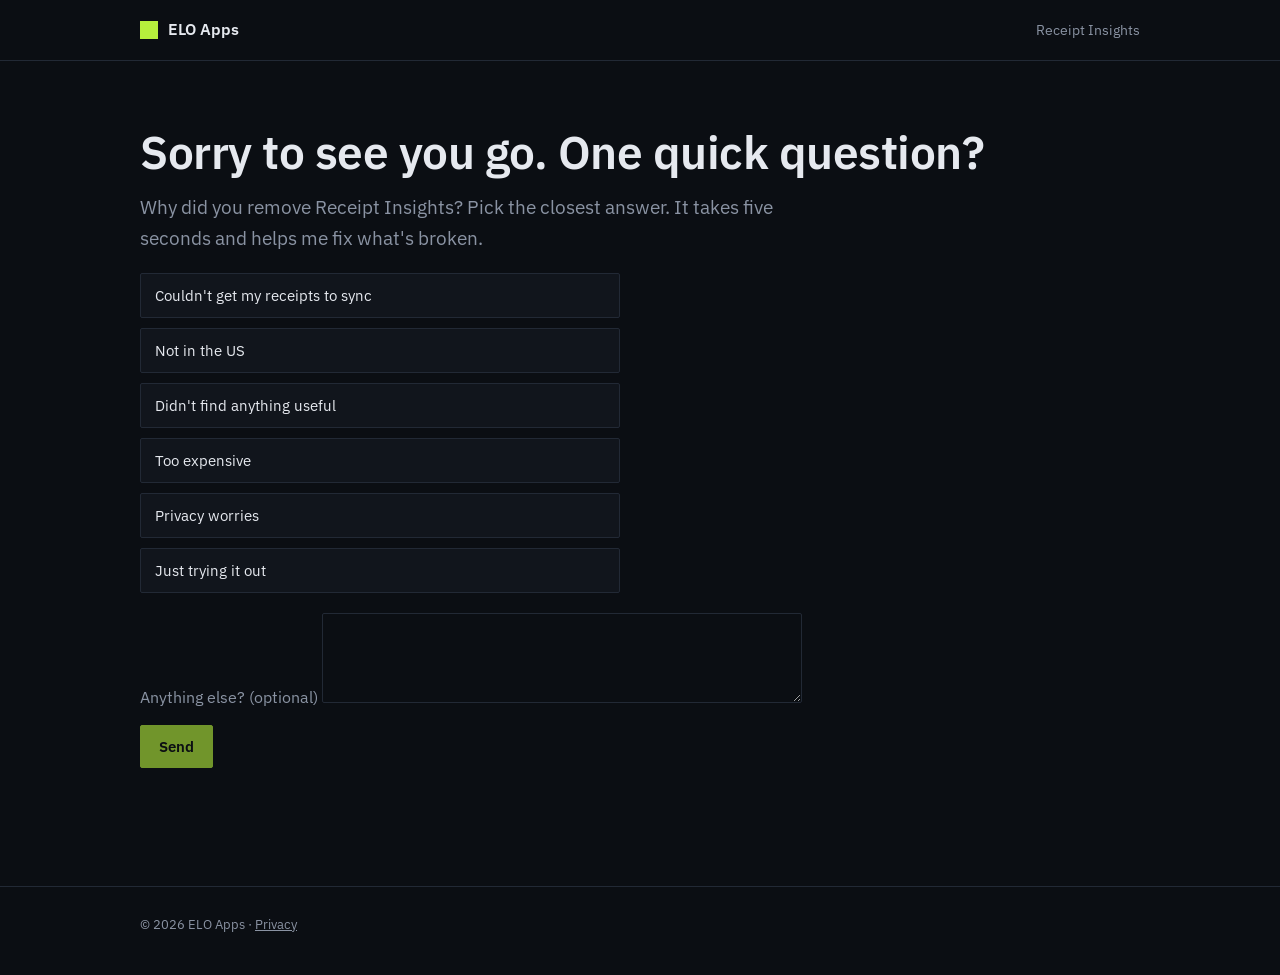
<file: receipt-insights/goodbye/index.html>
<!doctype html>
<html lang="en">
<head>
  <meta charset="utf-8">
  <meta name="viewport" content="width=device-width, initial-scale=1">
  <title>Sorry to see you go · Receipt Insights</title>
  <meta name="robots" content="noindex">
  <link rel="icon" href="../../assets/img/ri-icon.png">
  <link rel="stylesheet" href="../../assets/style.css">
  <style>
    .reasons { display: grid; gap: 10px; margin: 20px 0; max-width: 480px; }
    .reasons button { text-align: left; font: 500 15px var(--sans); color: var(--text); background: var(--panel); border: 1px solid var(--line); border-radius: 2px; padding: 12px 14px; cursor: pointer; }
    .reasons button:hover { border-color: #33405a; }
    .reasons button[aria-pressed="true"] { border-color: var(--accent); box-shadow: inset 3px 0 0 var(--accent); }
    textarea { width: 100%; max-width: 480px; min-height: 90px; font: 15px var(--sans); color: var(--text); background: var(--bg); border: 1px solid var(--line); border-radius: 2px; padding: 10px 12px; }
    textarea:focus { outline: 1px solid var(--accent); }
    .actions { margin-top: 14px; }
    .btn:disabled { opacity: .6; cursor: default; }
  </style>
</head>
<body>
  <header class="site-head">
    <div class="wrap">
      <a class="brand" href="../../"><span class="brand-mark" aria-hidden="true"></span>ELO Apps</a>
      <nav class="nav"><a href="../">Receipt Insights</a></nav>
    </div>
  </header>

  <main class="wrap">
    <section class="hero" id="ask">
      <h1>Sorry to see you go. One quick question?</h1>
      <p class="lede">Why did you remove Receipt Insights? Pick the closest answer. It takes five seconds and helps me fix what's broken.</p>
      <div class="reasons" id="reasons" role="group" aria-label="Reason for uninstalling"></div>
      <label class="muted" for="details">Anything else? (optional)</label>
      <textarea id="details" maxlength="500"></textarea>
      <div class="actions"><button class="btn" id="send" disabled>Send</button></div>
    </section>
    <section class="hero" id="thanks" hidden>
      <h1>Thanks. This genuinely helps.</h1>
      <p class="lede">You can close this tab.</p>
    </section>
  </main>

  <footer class="site-foot">
    <div class="wrap">
      <span>© <span data-year></span> ELO Apps · <a href="https://joshselby.github.io/receipt-insights-privacy/">Privacy</a></span>
    </div>
  </footer>

  <script>
    // Anonymous usage stats go to a Google Form (five short-answer questions).
    // Empty EVENTS_FORM_ACTION switches this page's sending off.
    const EVENTS_FORM_ACTION = "https://docs.google.com/forms/d/e/1FAIpQLSctA-LKcvYBuDL1VrkqKKxWWfBFWhZEFuCRx_jit4sqW2yfsQ/formResponse";
    const ENTRY_ID = "entry.1106872390";
    const ENTRY_EVENT = "entry.2038236535";
    const ENTRY_DETAIL = "entry.1607723088";
    const ENTRY_VERSION = "entry.1428250506";
    const ENTRY_DAYS = "entry.1316306938";
    const FALLBACK_EMAIL = "anorth3164@protonmail.com";

    const REASONS = [
      "Couldn't get my receipts to sync",
      "Not in the US",
      "Didn't find anything useful",
      "Too expensive",
      "Privacy worries",
      "Just trying it out",
    ];

    const q = new URLSearchParams(location.search);
    const clip = (s, n) => String(s || "").replace(/[\r\n]+/g, " ").slice(0, n);
    const num = (s) => (/^\d{1,6}$/.test(s || "") ? s : "0");
    const id = /^[0-9a-f-]{36}$/i.test(q.get("id") || "") ? q.get("id") : "";
    const version = clip(q.get("v"), 20);
    const days = num(q.get("d"));
    const receipts = num(q.get("s"));

    function sendEvent(event, detail) {
      if (!EVENTS_FORM_ACTION) return false;
      const body = new URLSearchParams();
      body.set(ENTRY_ID, id);
      body.set(ENTRY_EVENT, event);
      body.set(ENTRY_DETAIL, clip(detail, 600));
      body.set(ENTRY_VERSION, version);
      body.set(ENTRY_DAYS, days);
      fetch(EVENTS_FORM_ACTION, { method: "POST", mode: "no-cors", body }).catch(() => {});
      return true;
    }

    // Once on load, with no action from the visitor. Skipped when the extension
    // had usage stats switched off (it then leaves the id out of the link).
    // A reload of the same tab doesn't count twice.
    let seen = false;
    try { seen = sessionStorage.getItem("ri-uninstall") === id; sessionStorage.setItem("ri-uninstall", id); } catch {}
    if (id && !seen) sendEvent("uninstalled", "receipts=" + receipts);

    let reason = "";
    const box = document.getElementById("reasons");
    const send = document.getElementById("send");
    for (const label of REASONS) {
      const b = document.createElement("button");
      b.type = "button";
      b.textContent = label;
      b.setAttribute("aria-pressed", "false");
      b.addEventListener("click", () => {
        reason = label;
        box.querySelectorAll("button").forEach((x) => x.setAttribute("aria-pressed", String(x === b)));
        send.disabled = false;
      });
      box.append(b);
    }

    send.addEventListener("click", () => {
      const details = document.getElementById("details").value.trim();
      const detail = reason + (details ? " | " + details : "");
      if (!sendEvent("uninstall_reason", detail)) {
        // No form configured: let the visitor send the answer by email instead.
        location.href = "mailto:" + FALLBACK_EMAIL + "?subject=" + encodeURIComponent("Receipt Insights feedback") +
          "&body=" + encodeURIComponent("Why I removed it: " + reason + (details ? "\n\n" + details : "") + "\n\n(version " + version + ")");
      }
      document.getElementById("ask").hidden = true;
      document.getElementById("thanks").hidden = false;
    });
  </script>
  <script src="../../assets/site.js"></script>
</body>
</html>
</file>
<file: assets/style.css>
@font-face { font-family: "Plex Sans"; src: url("fonts/PlexSans-400.woff2") format("woff2"); font-weight: 400; font-display: swap; }
@font-face { font-family: "Plex Sans"; src: url("fonts/PlexSans-600.woff2") format("woff2"); font-weight: 600; font-display: swap; }
@font-face { font-family: "Plex Mono"; src: url("fonts/PlexMono-500.woff2") format("woff2"); font-weight: 500; font-display: swap; }

:root {
  color-scheme: dark;
  --bg: #0b0e13;
  --panel: #11151c;
  --panel-2: #171c25;
  --line: #222935;
  --text: #e6e9ef;
  --muted: #8a93a3;
  --accent: #b6f03c;
  --amber: #f0a33c;
  --sans: "Plex Sans", system-ui, sans-serif;
  --mono: "Plex Mono", ui-monospace, monospace;
}
* { box-sizing: border-box; }
html { background: var(--bg); }
body { margin: 0; color: var(--text); font: 16px/1.6 var(--sans); }
a { color: var(--accent); }
img, video { max-width: 100%; height: auto; display: block; }
h1, h2, h3 { line-height: 1.2; margin: 0 0 12px; font-weight: 600; }
h1 { font-size: clamp(30px, 5vw, 46px); letter-spacing: -0.5px; }
h2 { font-size: 24px; margin-top: 8px; }
h3 { font-size: 17px; }
p { margin: 0 0 14px; }
.muted { color: var(--muted); }
.mono { font-family: var(--mono); }
.wrap { max-width: 1040px; margin: 0 auto; padding: 0 20px; }

/* Header and footer */
.site-head { border-bottom: 1px solid var(--line); }
.site-head .wrap { display: flex; align-items: center; justify-content: space-between; gap: 16px; height: 60px; }
.brand { color: var(--text); text-decoration: none; font-weight: 600; display: flex; align-items: center; gap: 10px; }
.brand-mark { width: 18px; height: 18px; background: var(--accent); }
.nav { display: flex; gap: 20px; font-size: 14px; flex-wrap: wrap; }
.nav a { color: var(--muted); text-decoration: none; }
.nav a:hover, .nav a[aria-current] { color: var(--text); }
.site-foot { border-top: 1px solid var(--line); margin-top: 72px; padding: 28px 0 40px; font-size: 13px; color: var(--muted); }
.site-foot .wrap { display: flex; justify-content: space-between; gap: 20px; flex-wrap: wrap; }
.site-foot a { color: var(--muted); }

/* Sections */
.hero { padding: 64px 0 40px; }
.hero p.lede { font-size: 19px; color: var(--muted); max-width: 640px; }
.section { padding: 36px 0; border-top: 1px solid var(--line); }
.eyebrow { font: 500 12px var(--mono); color: var(--accent); letter-spacing: .06em; text-transform: uppercase; margin-bottom: 10px; }

.btn { display: inline-flex; align-items: center; gap: 8px; font: 600 15px var(--sans); text-decoration: none; padding: 11px 18px; border-radius: 2px; border: 1px solid var(--accent); background: var(--accent); color: #0b0e13; cursor: pointer; }
.btn.secondary { background: none; color: var(--text); border-color: var(--line); }
.btn.pending { background: var(--panel-2); border-color: var(--line); color: var(--muted); cursor: default; }
.actions { display: flex; gap: 12px; flex-wrap: wrap; margin: 22px 0 6px; }

.grid { display: grid; gap: 1px; background: var(--line); border: 1px solid var(--line); }
.grid.two { grid-template-columns: repeat(2, 1fr); }
.grid.three { grid-template-columns: repeat(3, 1fr); }
.grid > * { background: var(--panel); padding: 20px 22px; }
@media (max-width: 760px) { .grid.two, .grid.three { grid-template-columns: 1fr; } }

.product { display: flex; flex-direction: column; gap: 6px; }
.product .tag { font: 500 11px var(--mono); color: var(--muted); }
.product a.more { margin-top: auto; padding-top: 10px; font-size: 14px; }

.shot { border: 1px solid var(--line); margin: 8px 0 24px; }
.shots { display: grid; grid-template-columns: repeat(2, 1fr); gap: 16px; }
@media (max-width: 760px) { .shots { grid-template-columns: 1fr; } }

ul.ticks { list-style: none; padding: 0; margin: 0; display: grid; gap: 10px; }
ul.ticks li { padding-left: 22px; position: relative; }
ul.ticks li::before { content: ""; position: absolute; left: 0; top: 10px; width: 10px; height: 2px; background: var(--accent); }

table.plans { width: 100%; border-collapse: collapse; font-size: 15px; }
table.plans th, table.plans td { text-align: left; padding: 10px 12px; border-top: 1px solid var(--line); vertical-align: top; }
table.plans thead th { border-top: 0; color: var(--muted); font-weight: 500; font-size: 13px; }
table.plans td.yes { color: var(--accent); font-family: var(--mono); }
table.plans td.no { color: var(--muted); font-family: var(--mono); }

details { border-top: 1px solid var(--line); padding: 14px 0; }
details summary { cursor: pointer; font-weight: 600; }
details p { margin: 10px 0 0; color: var(--muted); }

.note { border-left: 2px solid var(--amber); background: rgba(240, 163, 60, .07); padding: 10px 14px; margin: 16px 0; font-size: 15px; }
.prose { max-width: 720px; }
.prose h2 { margin-top: 36px; }
.prose ol, .prose ul { padding-left: 22px; }
.prose li { margin-bottom: 6px; }

/* Calculator */
.calc { display: grid; grid-template-columns: 1fr 1fr; border: 1px solid var(--line); }
.calc > div { padding: 22px; background: var(--panel); }
.calc > div + div { border-left: 1px solid var(--line); }
@media (max-width: 760px) { .calc { grid-template-columns: 1fr; } .calc > div + div { border-left: 0; border-top: 1px solid var(--line); } }
.field { display: grid; gap: 6px; margin-bottom: 16px; }
.field label { font-size: 14px; color: var(--muted); }
.field input, .field select { font: 500 18px var(--mono); color: var(--text); background: var(--bg); border: 1px solid var(--line); border-radius: 2px; padding: 10px 12px; width: 100%; }
.field input:focus, .field select:focus { outline: 1px solid var(--accent); }
.seg { display: inline-flex; border: 1px solid var(--line); }
.seg button { font: 500 13px var(--sans); background: none; color: var(--muted); border: 0; padding: 7px 12px; cursor: pointer; }
.seg button.on { background: var(--panel-2); color: var(--text); box-shadow: inset 0 -2px 0 var(--accent); }
.verdict { font: 600 13px var(--mono); display: inline-block; padding: 3px 8px; border-radius: 2px; }
.verdict.yes { background: var(--accent); color: #0b0e13; }
.verdict.no { background: #f26b5b; color: #160807; }
.big { font: 600 44px var(--mono); letter-spacing: -1px; margin: 10px 0 2px; }
dl.rows { margin: 16px 0 0; }
dl.rows div { display: flex; justify-content: space-between; gap: 12px; padding: 8px 0; border-top: 1px solid var(--line); }
dl.rows dd { margin: 0; font-family: var(--mono); }
dl.rows dt { color: var(--muted); }

/* Phones: brand on its own line, links in a scrollable row beneath. */
@media (max-width: 640px) {
  .site-head .wrap { height: auto; flex-direction: column; align-items: flex-start; gap: 8px; padding-top: 12px; padding-bottom: 10px; }
  .brand { white-space: nowrap; }
  .nav { gap: 16px; flex-wrap: nowrap; overflow-x: auto; width: 100%; white-space: nowrap; }
  .hero { padding-top: 36px; }
  .big { font-size: 36px; }
}

/* Break-even callout on the Executive calculator */
.breakeven { display: grid; grid-template-columns: auto auto 1fr; gap: 0; border: 1px solid var(--line); border-left: 3px solid var(--accent); background: var(--panel); margin-bottom: 18px; }
.breakeven > * { padding: 16px 20px; margin: 0; }
.breakeven > div { display: flex; flex-direction: column; border-right: 1px solid var(--line); }
.breakeven .big-num { font-size: 32px; font-weight: 600; color: var(--accent); line-height: 1.1; }
.breakeven p { align-self: center; color: var(--text); }
@media (max-width: 760px) { .breakeven { grid-template-columns: 1fr 1fr; } .breakeven p { grid-column: 1 / -1; border-top: 1px solid var(--line); } }

/* Screenshot viewer */
img.shot { cursor: zoom-in; }
img.shot:hover, img.shot:focus-visible { border-color: var(--accent); outline: none; }
dialog.viewer { border: 0; padding: 0; background: none; max-width: 96vw; max-height: 96vh; cursor: zoom-out; }
dialog.viewer::backdrop { background: rgba(5, 7, 10, .88); }
dialog.viewer img { max-width: 96vw; max-height: calc(96vh - 28px); border: 1px solid var(--line); }
.viewer-hint { display: block; text-align: center; font: 500 12px var(--mono); color: var(--muted); padding-top: 8px; }
</file>
